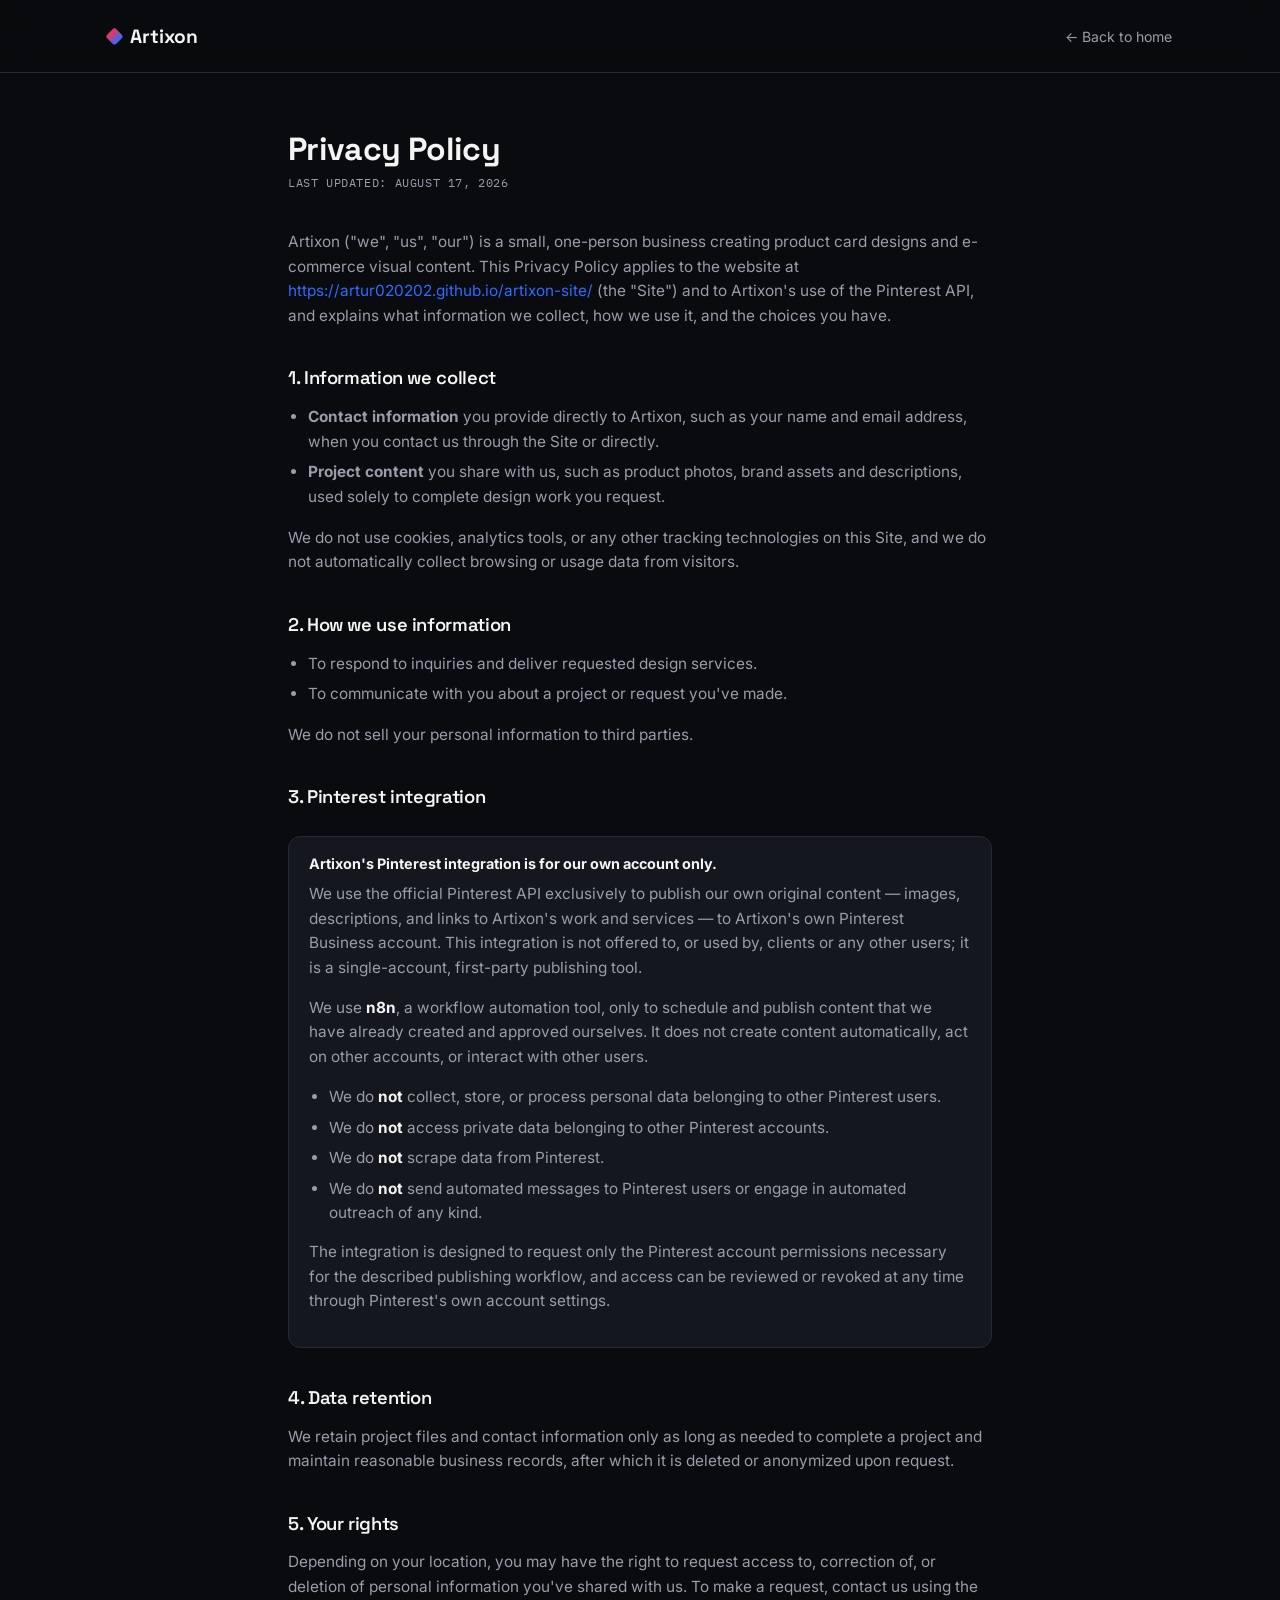
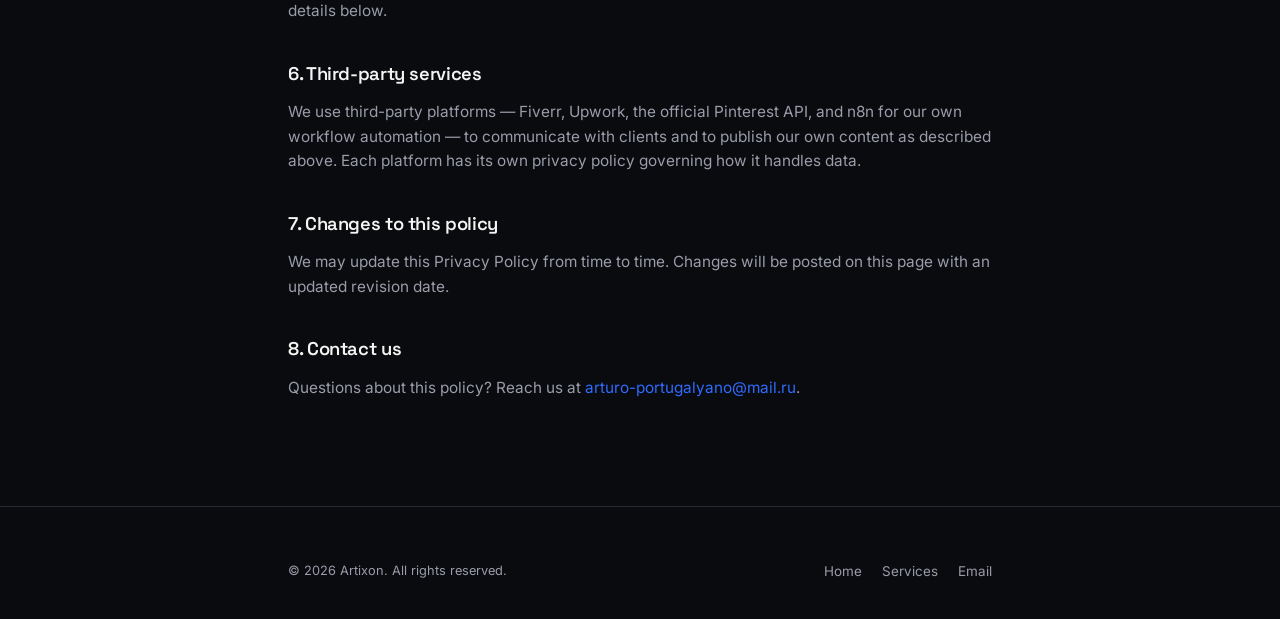
<file: privacy.html>
<!DOCTYPE html>
<html lang="en">
<head>
<meta charset="UTF-8">
<meta name="viewport" content="width=device-width, initial-scale=1.0">
<title>Privacy Policy — Artixon</title>
<link rel="preconnect" href="https://fonts.googleapis.com">
<link rel="preconnect" href="https://fonts.gstatic.com" crossorigin>
<link href="https://fonts.googleapis.com/css2?family=Space+Grotesk:wght@600;700&family=Inter:wght@400;500;600&family=IBM+Plex+Mono:wght@500&display=swap" rel="stylesheet">
<link rel="stylesheet" href="style.css">
<style>
  main.wrap{padding-top:56px; padding-bottom:90px; max-width:760px; margin:0 auto;}
  h1{font-family:'Space Grotesk',sans-serif; font-size:2rem; font-weight:700; margin-bottom:6px;}
  .updated{font-family:'IBM Plex Mono',monospace; font-size:0.76rem; color:var(--ink-soft); text-transform:uppercase; letter-spacing:0.05em; margin-bottom:40px; display:block;}
  h2{font-family:'Space Grotesk',sans-serif; font-size:1.15rem; font-weight:600; margin-top:38px; margin-bottom:12px;}
  main p, main li{color:var(--ink-soft); font-size:0.96rem; line-height:1.6;}
  main ul{padding-left:20px;}
  main li{margin-bottom:6px;}
  .callout{
    background:var(--card); border:1px solid var(--border); border-radius:12px;
    padding:18px 20px; margin:28px 0; font-size:0.9rem;
  }
  .callout strong{color:var(--ink);}
  a.link{color:var(--blue); text-decoration:none;}
  a.link:hover{text-decoration:underline;}
  nav a.back{font-size:0.88rem; color:var(--ink-soft); text-decoration:none;}
  nav a.back:hover{color:var(--ink);}
</style>
</head>
<body>

<header>
  <nav class="wrap">
    <a class="logo" href="index.html"><span class="logo-mark"></span>Artixon</a>
    <a class="back" href="index.html">← Back to home</a>
  </nav>
</header>

<main class="wrap">
  <h1>Privacy Policy</h1>
  <span class="updated">Last updated: August 17, 2026</span>

  <p>Artixon ("we", "us", "our") is a small, one-person business creating product card designs and e-commerce visual content. This Privacy Policy applies to the website at <a class="link" href="https://artur020202.github.io/artixon-site/">https://artur020202.github.io/artixon-site/</a> (the "Site") and to Artixon's use of the Pinterest API, and explains what information we collect, how we use it, and the choices you have.</p>

  <h2>1. Information we collect</h2>
  <ul>
    <li><strong>Contact information</strong> you provide directly to Artixon, such as your name and email address, when you contact us through the Site or directly.</li>
    <li><strong>Project content</strong> you share with us, such as product photos, brand assets and descriptions, used solely to complete design work you request.</li>
  </ul>
  <p>We do not use cookies, analytics tools, or any other tracking technologies on this Site, and we do not automatically collect browsing or usage data from visitors.</p>

  <h2>2. How we use information</h2>
  <ul>
    <li>To respond to inquiries and deliver requested design services.</li>
    <li>To communicate with you about a project or request you've made.</li>
  </ul>
  <p>We do not sell your personal information to third parties.</p>

  <h2>3. Pinterest integration</h2>
  <div class="callout">
    <strong>Artixon's Pinterest integration is for our own account only.</strong>
    <p style="margin-top:10px;">We use the official Pinterest API exclusively to publish our own original content — images, descriptions, and links to Artixon's work and services — to Artixon's own Pinterest Business account. This integration is not offered to, or used by, clients or any other users; it is a single-account, first-party publishing tool.</p>
    <p>We use <strong>n8n</strong>, a workflow automation tool, only to schedule and publish content that we have already created and approved ourselves. It does not create content automatically, act on other accounts, or interact with other users.</p>
    <ul style="margin-top:10px;">
      <li>We do <strong>not</strong> collect, store, or process personal data belonging to other Pinterest users.</li>
      <li>We do <strong>not</strong> access private data belonging to other Pinterest accounts.</li>
      <li>We do <strong>not</strong> scrape data from Pinterest.</li>
      <li>We do <strong>not</strong> send automated messages to Pinterest users or engage in automated outreach of any kind.</li>
    </ul>
    <p style="margin-top:10px;">The integration is designed to request only the Pinterest account permissions necessary for the described publishing workflow, and access can be reviewed or revoked at any time through Pinterest's own account settings.</p>
  </div>

  <h2>4. Data retention</h2>
  <p>We retain project files and contact information only as long as needed to complete a project and maintain reasonable business records, after which it is deleted or anonymized upon request.</p>

  <h2>5. Your rights</h2>
  <p>Depending on your location, you may have the right to request access to, correction of, or deletion of personal information you've shared with us. To make a request, contact us using the details below.</p>

  <h2>6. Third-party services</h2>
  <p>We use third-party platforms — Fiverr, Upwork, the official Pinterest API, and n8n for our own workflow automation — to communicate with clients and to publish our own content as described above. Each platform has its own privacy policy governing how it handles data.</p>

  <h2>7. Changes to this policy</h2>
  <p>We may update this Privacy Policy from time to time. Changes will be posted on this page with an updated revision date.</p>

  <h2>8. Contact us</h2>
  <p>Questions about this policy? Reach us at <a class="link" href="mailto:arturo-portugalyano@mail.ru">arturo-portugalyano@mail.ru</a>.</p>
</main>

<footer>
  <div class="wrap" style="max-width:760px;">
    <div class="footer-bottom" style="border-top:none; padding-top:0;">
      <div class="copyright">© 2026 Artixon. All rights reserved.</div>
      <div class="footer-bottom-links">
        <a href="index.html">Home</a>
        <a href="services.html">Services</a>
        <a href="mailto:arturo-portugalyano@mail.ru">Email</a>
      </div>
    </div>
  </div>
</footer>

</body>
</html>
</file>
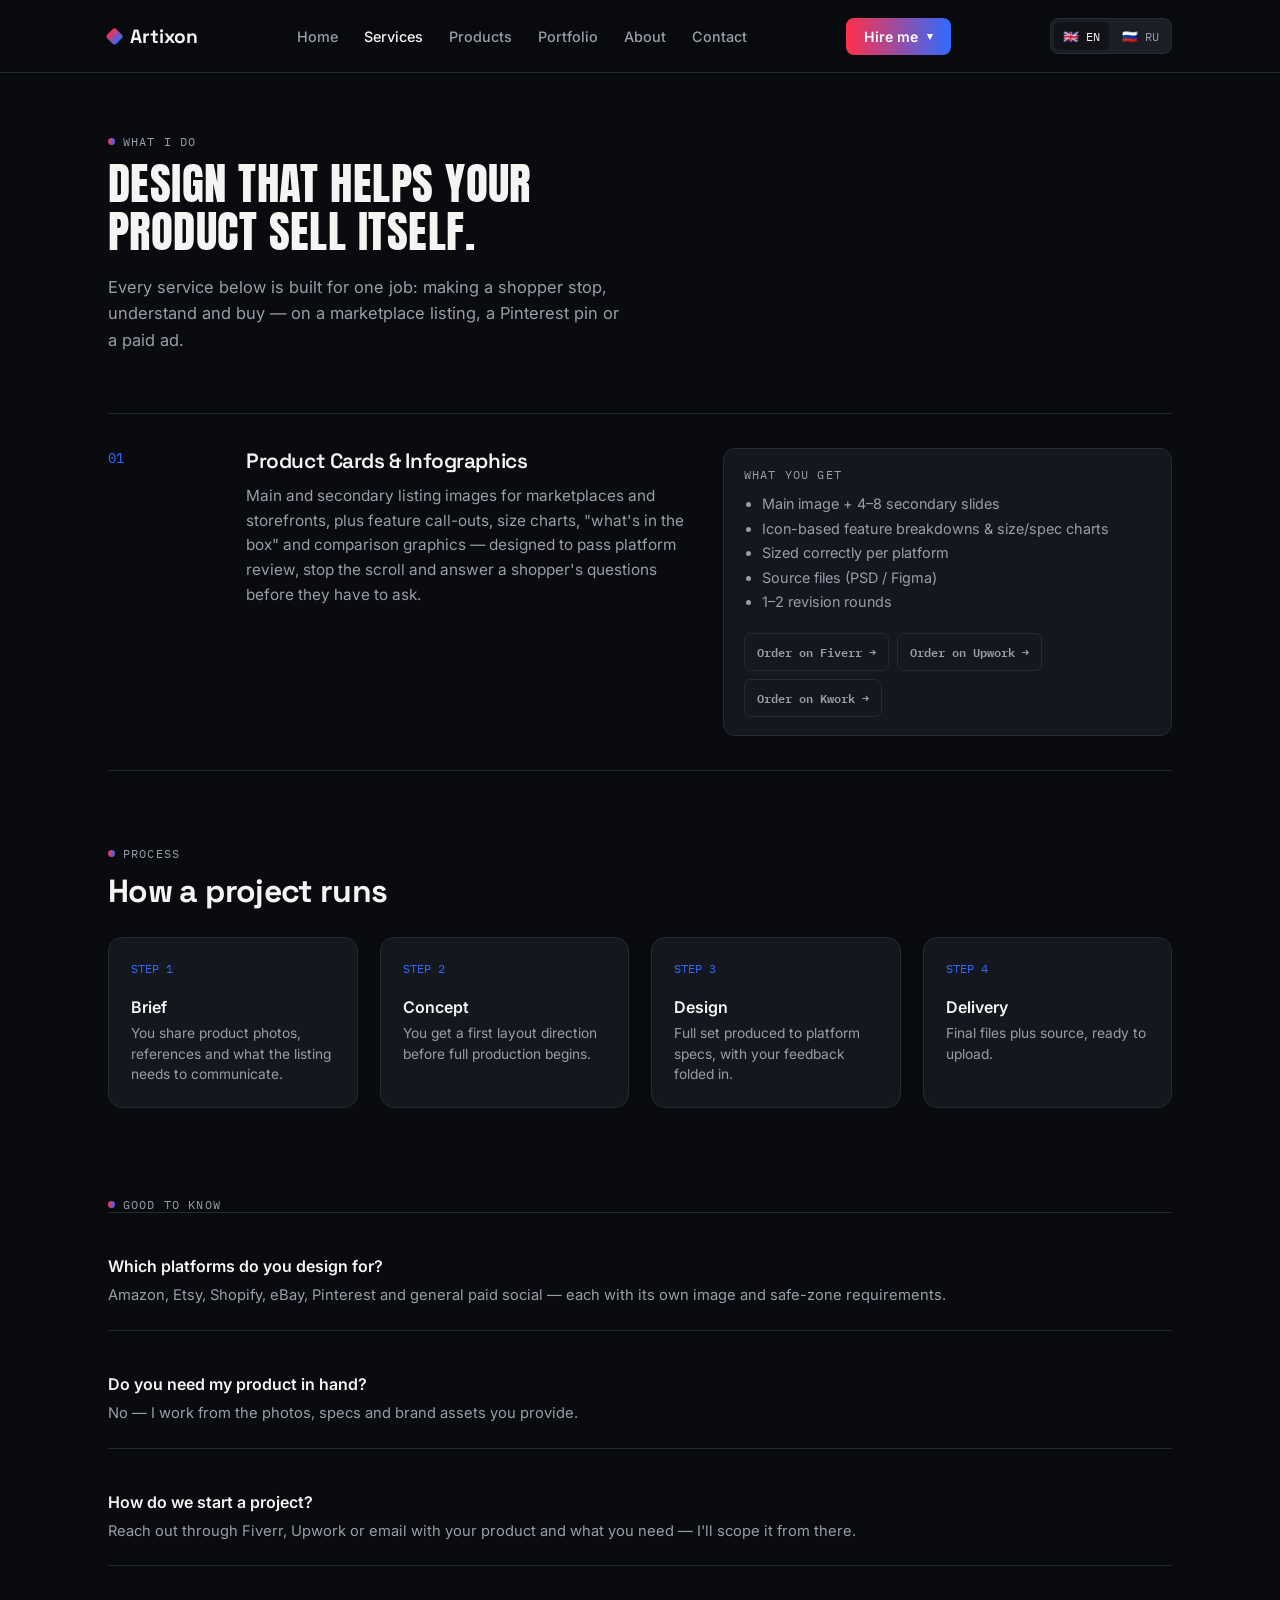
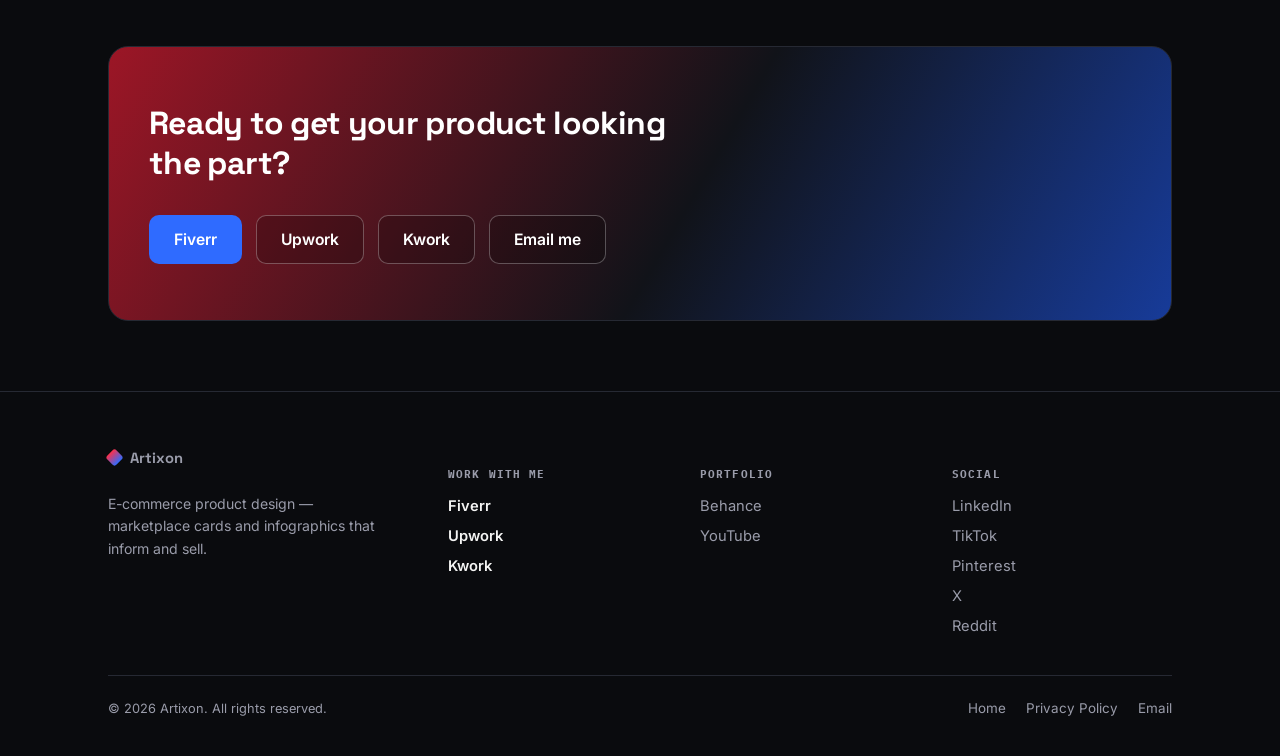
<file: services.html>
<!DOCTYPE html>
<html lang="en">
<head>
<meta charset="UTF-8">
<meta name="viewport" content="width=device-width, initial-scale=1.0">
<title>Services — Artixon</title>
<meta name="description" content="Product cards and e-commerce infographics from Artixon — deliverables and process.">
<link rel="preconnect" href="https://fonts.googleapis.com">
<link rel="preconnect" href="https://fonts.gstatic.com" crossorigin>
<link href="https://fonts.googleapis.com/css2?family=Anton&family=Space+Grotesk:wght@500;600;700&family=Inter:wght@400;500;600&family=IBM+Plex+Mono:wght@500&display=swap" rel="stylesheet">
<link rel="stylesheet" href="style.css">
<style>
  .page-hero{padding:56px 0 10px;}
  .page-hero h1{font-size:clamp(2rem,4vw,2.8rem); line-height:1.08; max-width:20ch;}
  .page-hero p{margin-top:18px; font-size:1.03rem; color:var(--ink-soft); max-width:52ch; line-height:1.6;}

  .services-list{padding:34px 0 20px;}
  .service-row{display:grid; grid-template-columns:110px 1fr 1fr; gap:28px; padding:34px 0; border-top:1px solid var(--border); align-items:start;}
  .service-row:last-child{border-bottom:1px solid var(--border);}
  @media (max-width:820px){ .service-row{grid-template-columns:1fr; gap:12px;} }
  .service-row .num{font-family:'IBM Plex Mono',monospace; color:var(--blue); font-size:0.9rem;}
  .service-row h3{font-size:1.3rem; font-weight:600; margin-bottom:10px;}
  .service-row .desc p{margin:0 0 12px; color:var(--ink-soft); line-height:1.6; font-size:0.96rem;}
  .service-row .deliverables{background:var(--card); border:1px solid var(--border); border-radius:12px; padding:18px 20px;}
  .service-row .deliverables span.label{display:block; margin-bottom:10px;}
  .service-row .deliverables ul{margin:0; padding-left:18px; color:var(--ink-soft); font-size:0.9rem; line-height:1.7;}

  .process{padding:50px 0;}
  .process-grid{display:grid; grid-template-columns:repeat(4,1fr); gap:22px; margin-top:26px;}
  @media (max-width:820px){ .process-grid{grid-template-columns:1fr 1fr;} }
  @media (max-width:520px){ .process-grid{grid-template-columns:1fr;} }
  .process-step{background:var(--card); border:1px solid var(--border); border-radius:14px; padding:22px;}
  .process-step .num{font-family:'IBM Plex Mono',monospace; color:var(--blue); font-size:0.78rem; display:block; margin-bottom:10px;}
  .process-step h4{font-size:1rem; font-weight:600; margin-bottom:6px;}
  .process-step p{margin:0; font-size:0.86rem; color:var(--ink-soft); line-height:1.5;}

  .faq{padding:34px 0 10px;}
  .faq-item{border-top:1px solid var(--border); padding:22px 0;}
  .faq-item:last-child{border-bottom:1px solid var(--border);}
  .faq-item h4{font-size:1rem; font-weight:600; margin-bottom:8px;}
  .faq-item p{margin:0; color:var(--ink-soft); font-size:0.92rem; line-height:1.6;}
</style>
</head>
<body>

<header>
  <nav class="wrap">
    <a class="logo" href="index.html"><span class="logo-mark"></span>Artixon</a>
    <div class="nav-links">
      <a href="index.html" data-ru="Главная">Home</a>
      <a href="services.html" class="current" data-ru="Услуги">Services</a>
      <a href="products.html" data-ru="Продукты">Products</a>
      <a href="index.html#work" data-ru="Портфолио">Portfolio</a>
      <a href="index.html#about" data-ru="Обо мне">About</a>
      <a href="index.html#contact" data-ru="Контакты">Contact</a>
    </div>
    <details class="hire">
      <summary data-ru="Заказать">Hire me</summary>
      <div class="hire-menu">
        <a href="https://www.fiverr.com/s/3AGA1Ba" target="_blank" rel="noopener">Fiverr <span class="plat">→</span></a>
        <a href="https://www.upwork.com/services/product/design-premium-product-listing-images-for-ecommerce-2088146120919269938?ref=project_share" target="_blank" rel="noopener">Upwork <span class="plat">→</span></a>
        <a href="https://kwork.com/infographics/54350927/premium-e-commerce-product-listing-image" target="_blank" rel="noopener">Kwork <span class="plat">→</span></a>
      </div>
    </details>
    <div class="lang-switch">
      <button id="lang-en" class="lang-btn active" type="button" aria-label="English">🇬🇧 EN</button>
      <button id="lang-ru" class="lang-btn" type="button" aria-label="Русский">🇷🇺 RU</button>
    </div>
  </nav>
</header>

<main>
  <section class="page-hero">
    <div class="wrap">
      <span class="label" data-ru="Чем я занимаюсь">What I do</span>
      <h1 class="impact" style="margin-top:10px;" data-ru="Дизайн, который продаёт ваш товар сам.">Design that helps your product sell itself.</h1>
      <p data-ru="Каждая услуга ниже решает одну задачу: заставить покупателя остановиться, понять и купить — в карточке маркетплейса, пине Pinterest или платной рекламе.">Every service below is built for one job: making a shopper stop, understand and buy — on a marketplace listing, a Pinterest pin or a paid ad.</p>
    </div>
  </section>

  <section class="services-list">
    <div class="wrap">

      <div class="service-row">
        <span class="num">01</span>
        <div class="desc">
          <h3 data-ru="Карточки товаров и инфографика">Product Cards &amp; Infographics</h3>
          <p data-ru="Главные и дополнительные изображения для маркетплейсов и витрин, плюс инфографика с преимуществами, размерные сетки, «что в комплекте» и сравнения — чтобы карточка проходила модерацию площадки, останавливала внимание и отвечала на вопросы покупателя заранее.">Main and secondary listing images for marketplaces and storefronts, plus feature call-outs, size charts, "what's in the box" and comparison graphics — designed to pass platform review, stop the scroll and answer a shopper's questions before they have to ask.</p>
        </div>
        <div class="deliverables">
          <span class="label" data-ru="Что вы получите">What you get</span>
          <ul>
            <li data-ru="Главное изображение + 4–8 доп. слайдов">Main image + 4–8 secondary slides</li>
            <li data-ru="Инфографика с иконками, размерные и спецификационные сетки">Icon-based feature breakdowns &amp; size/spec charts</li>
            <li data-ru="Правильные размеры под каждую площадку">Sized correctly per platform</li>
            <li data-ru="Исходники (PSD / Figma)">Source files (PSD / Figma)</li>
            <li data-ru="1–2 круга правок">1–2 revision rounds</li>
          </ul>
          <div class="service-order">
            <a class="order-link fiverr" href="https://www.fiverr.com/s/3AGA1Ba" target="_blank" rel="noopener"><span data-ru="Заказать на Fiverr →">Order on Fiverr →</span></a>
            <a class="order-link upwork" href="https://www.upwork.com/services/product/design-premium-product-listing-images-for-ecommerce-2088146120919269938?ref=project_share" target="_blank" rel="noopener"><span data-ru="Заказать на Upwork →">Order on Upwork →</span></a>
            <a class="order-link kwork" href="https://kwork.com/infographics/54350927/premium-e-commerce-product-listing-image" target="_blank" rel="noopener"><span data-ru="Заказать на Kwork →">Order on Kwork →</span></a>
          </div>
        </div>
      </div>

    </div>
  </section>

  <section class="process">
    <div class="wrap">
      <span class="label" data-ru="Процесс">Process</span>
      <h2 style="margin-top:10px; font-size:clamp(1.5rem,2.6vw,2rem);" data-ru="Как проходит проект">How a project runs</h2>
      <div class="process-grid">
        <div class="process-step"><span class="num">STEP 1</span><h4 data-ru="Бриф">Brief</h4><p data-ru="Вы присылаете фото товара, референсы и что нужно донести карточкой.">You share product photos, references and what the listing needs to communicate.</p></div>
        <div class="process-step"><span class="num">STEP 2</span><h4 data-ru="Концепт">Concept</h4><p data-ru="Вы получаете первое направление макета до начала полной работы.">You get a first layout direction before full production begins.</p></div>
        <div class="process-step"><span class="num">STEP 3</span><h4 data-ru="Дизайн">Design</h4><p data-ru="Полный комплект по спецификациям площадки, с учётом вашей обратной связи.">Full set produced to platform specs, with your feedback folded in.</p></div>
        <div class="process-step"><span class="num">STEP 4</span><h4 data-ru="Доставка">Delivery</h4><p data-ru="Финальные файлы плюс исходники, готовые к загрузке.">Final files plus source, ready to upload.</p></div>
      </div>
    </div>
  </section>

  <section class="faq">
    <div class="wrap">
      <span class="label" data-ru="Полезно знать">Good to know</span>
      <div class="faq-item">
        <h4 data-ru="Для каких площадок вы делаете дизайн?">Which platforms do you design for?</h4>
        <p data-ru="Amazon, Etsy, Shopify, eBay, Pinterest и платная реклама в соцсетях — у каждой свои требования к изображениям и безопасным зонам.">Amazon, Etsy, Shopify, eBay, Pinterest and general paid social — each with its own image and safe-zone requirements.</p>
      </div>
      <div class="faq-item">
        <h4 data-ru="Нужен ли товар у меня в руках?">Do you need my product in hand?</h4>
        <p data-ru="Нет — я работаю по фото, спецификациям и брендовым материалам, которые вы предоставляете.">No — I work from the photos, specs and brand assets you provide.</p>
      </div>
      <div class="faq-item">
        <h4 data-ru="Как начать проект?">How do we start a project?</h4>
        <p data-ru="Напишите через Fiverr, Upwork, Kwork или почту с описанием товара и задачи — я оценю объём работы.">Reach out through Fiverr, Upwork or email with your product and what you need — I'll scope it from there.</p>
      </div>
    </div>
  </section>

  <div class="wrap">
    <div class="cta-band">
      <h2 data-ru="Готовы, чтобы товар выглядел достойно?">Ready to get your product looking the part?</h2>
      <div class="cta-row">
        <a class="btn btn-primary" href="https://www.fiverr.com/s/3AGA1Ba" target="_blank" rel="noopener">Fiverr</a>
        <a class="btn btn-secondary" href="https://www.upwork.com/services/product/design-premium-product-listing-images-for-ecommerce-2088146120919269938?ref=project_share" target="_blank" rel="noopener">Upwork</a>
        <a class="btn btn-secondary" href="https://kwork.com/infographics/54350927/premium-e-commerce-product-listing-image" target="_blank" rel="noopener">Kwork</a>
        <a class="btn btn-secondary" href="mailto:arturo-portugalyano@mail.ru" data-ru="Написать на почту">Email me</a>
      </div>
    </div>
  </div>
</main>

<footer>
  <div class="wrap">
    <div class="footer-grid">
      <div class="footer-col">
        <a class="logo" href="index.html" style="margin-bottom:12px; display:inline-flex;"><span class="logo-mark"></span>Artixon</a>
        <p style="color:var(--ink-soft); font-size:0.88rem; line-height:1.6; max-width:32ch;" data-ru="Дизайн для e-commerce — карточки и инфографика для маркетплейсов, которые понятно объясняют и продают.">E-commerce product design — marketplace cards and infographics that inform and sell.</p>
      </div>
      <div class="footer-col work">
        <h5 data-ru="Работа со мной">Work with me</h5>
        <ul>
          <li><a href="https://www.fiverr.com/s/3AGA1Ba" target="_blank" rel="noopener">Fiverr</a></li>
          <li><a href="https://www.upwork.com/services/product/design-premium-product-listing-images-for-ecommerce-2088146120919269938?ref=project_share" target="_blank" rel="noopener">Upwork</a></li>
          <li><a href="https://kwork.com/infographics/54350927/premium-e-commerce-product-listing-image" target="_blank" rel="noopener">Kwork</a></li>
        </ul>
      </div>
      <div class="footer-col">
        <h5 data-ru="Портфолио">Portfolio</h5>
        <ul>
          <li><a href="https://www.behance.net/Artiixon" target="_blank" rel="noopener">Behance</a></li>
          <li><a href="https://www.youtube.com/@Designer_Pro-n1q" target="_blank" rel="noopener">YouTube</a></li>
        </ul>
      </div>
      <div class="footer-col">
        <h5 data-ru="Соцсети">Social</h5>
        <ul>
          <li><a href="https://www.linkedin.com/in/artur-po-844151335/" target="_blank" rel="noopener">LinkedIn</a></li>
          <li><a href="https://www.tiktok.com/@artur.designer3?is_from_webapp=1&sender_device=pc" target="_blank" rel="noopener">TikTok</a></li>
          <li><a href="https://www.pinterest.com/arturfrilance02/" target="_blank" rel="noopener">Pinterest</a></li>
          <li><a href="https://x.com/Artixon0202" target="_blank" rel="noopener">X</a></li>
          <li><a href="https://www.reddit.com/user/Artixon02/" target="_blank" rel="noopener">Reddit</a></li>
        </ul>
      </div>
    </div>
    <div class="footer-bottom">
      <div class="copyright">© 2026 Artixon. All rights reserved.</div>
      <div class="footer-bottom-links">
        <a href="index.html" data-ru="Главная">Home</a>
        <a href="privacy.html" data-ru="Политика конфиденциальности">Privacy Policy</a>
        <a href="mailto:arturo-portugalyano@mail.ru" data-ru="Почта">Email</a>
      </div>
    </div>
  </div>
</footer>

<script>
(function(){
  function setLang(lang){
    document.querySelectorAll('[data-ru]').forEach(function(el){
      if(!el.dataset.en) el.dataset.en = el.innerHTML;
      el.innerHTML = lang === 'ru' ? el.dataset.ru : el.dataset.en;
    });
    document.documentElement.lang = lang;
    document.getElementById('lang-en').classList.toggle('active', lang === 'en');
    document.getElementById('lang-ru').classList.toggle('active', lang === 'ru');
    try{ localStorage.setItem('artixon-lang', lang); }catch(e){}
  }
  document.getElementById('lang-en').addEventListener('click', function(){ setLang('en'); });
  document.getElementById('lang-ru').addEventListener('click', function(){ setLang('ru'); });
  var saved = null;
  try{ saved = localStorage.getItem('artixon-lang'); }catch(e){}
  if(saved === 'ru'){ setLang('ru'); }
})();
</script>

</body>
</html>
</file>
<file: style.css>
/* ===== Artixon — shared theme ===== */
:root{
  --bg:#0A0B0E;
  --bg-soft:#111319;
  --card:#15171E;
  --card-2:#1B1E27;
  --border:#262933;
  --ink:#F4F4F3;
  --ink-soft:#9A9CAA;
  --blue:#2F6BFF;
  --blue-deep:#173B99;
  --red:#FF3049;
  --red-deep:#9C1626;
  --grad: linear-gradient(90deg, var(--red) 0%, var(--blue) 100%);
}
*{box-sizing:border-box;}
html{scroll-behavior:smooth;}
body{
  margin:0;
  background:var(--bg);
  color:var(--ink);
  font-family:'Inter',sans-serif;
  -webkit-font-smoothing:antialiased;
}
h1,h2,h3,.display{font-family:'Space Grotesk',sans-serif; letter-spacing:-0.02em; margin:0;}
.impact{font-family:'Anton',sans-serif; text-transform:uppercase; letter-spacing:0.01em; font-weight:400;}
.label{font-family:'IBM Plex Mono',monospace; font-size:0.72rem; letter-spacing:0.1em; text-transform:uppercase; color:var(--ink-soft); display:inline-flex; align-items:center; gap:8px;}
.label::before{content:""; width:7px; height:7px; border-radius:50%; background:var(--grad); flex:none;}
a{color:inherit;}
img{max-width:100%; display:block;}
:focus-visible{outline:2px solid var(--blue); outline-offset:3px;}
.wrap{max-width:1120px; margin:0 auto; padding:0 28px;}

/* NAV */
header{position:sticky; top:0; z-index:30; background:rgba(10,11,14,0.85); backdrop-filter:blur(10px); border-bottom:1px solid var(--border);}
nav.wrap{display:flex; align-items:center; justify-content:space-between; height:72px; gap:20px;}
.logo{font-family:'Space Grotesk',sans-serif; font-weight:700; font-size:1.2rem; display:flex; align-items:center; gap:9px; text-decoration:none; color:var(--ink);}
.logo-mark{width:13px; height:13px; background:var(--grad); border-radius:3px; transform:rotate(45deg); flex:none;}
.nav-links{display:flex; gap:26px; font-size:0.9rem; font-weight:500;}
.nav-links a{text-decoration:none; color:var(--ink-soft); transition:color .15s;}
.nav-links a:hover, .nav-links a.current{color:var(--ink);}
@media (max-width:860px){ .nav-links{display:none;} }

/* Hire me dropdown */
.hire{position:relative;}
.hire summary{
  list-style:none; cursor:pointer;
  display:inline-flex; align-items:center; gap:7px;
  background:var(--grad); color:#fff;
  padding:10px 18px; border-radius:8px;
  font-size:0.88rem; font-weight:600;
}
.hire summary::-webkit-details-marker{display:none;}
.hire summary::after{content:"▾"; font-size:0.7rem; margin-left:2px;}
.hire[open] summary::after{content:"▴";}
.hire .hire-menu{
  position:absolute; right:0; top:calc(100% + 8px);
  background:var(--card-2); border:1px solid var(--border); border-radius:12px;
  padding:8px; min-width:190px;
  box-shadow:0 20px 40px rgba(0,0,0,0.5);
  display:flex; flex-direction:column; gap:4px;
}
.hire .hire-menu a{
  display:flex; align-items:center; justify-content:space-between;
  padding:11px 14px; border-radius:8px; text-decoration:none;
  color:var(--ink); font-size:0.92rem; font-weight:500;
}
.hire .hire-menu a:hover{background:var(--bg-soft);}
.hire .hire-menu span.plat{font-family:'IBM Plex Mono',monospace; font-size:0.68rem; color:var(--ink-soft);}

/* Language switch */
.lang-switch{display:flex; gap:4px; background:var(--card-2); border:1px solid var(--border); border-radius:8px; padding:3px;}
.lang-btn{background:none; border:none; cursor:pointer; padding:6px 9px; border-radius:6px; font-size:0.78rem; font-family:'IBM Plex Mono',monospace; color:var(--ink-soft); transition:background .15s, color .15s;}
.lang-btn.active{background:var(--bg-soft); color:var(--ink);}
.lang-btn:hover{color:var(--ink);}

/* BUTTONS */
.btn{display:inline-flex; align-items:center; gap:10px; padding:14px 24px; border-radius:10px; font-weight:600; font-size:0.98rem; text-decoration:none; border:1px solid transparent; transition:transform .15s ease, box-shadow .15s ease, background .15s ease;}
.btn:hover{transform:translateY(-2px);}
.btn-primary{background:var(--blue); color:#fff;}
.btn-primary:hover{box-shadow:0 10px 26px rgba(47,107,255,0.35);}
.btn-secondary{background:transparent; color:var(--ink); border-color:var(--border);}
.btn-secondary:hover{border-color:var(--ink-soft); box-shadow:0 8px 20px rgba(0,0,0,0.3);}
.btn-red{background:var(--red); color:#fff;}
.btn-red:hover{box-shadow:0 10px 26px rgba(255,48,73,0.35);}
.btn svg{width:16px; height:16px;}
.cta-row{display:flex; gap:14px; margin-top:32px; flex-wrap:wrap;}

/* HERO */
.hero{padding:52px 0 20px;}
.hero-banner{border-radius:18px; overflow:hidden; border:1px solid var(--border); margin-bottom:44px; box-shadow:0 30px 60px -20px rgba(0,0,0,0.6);}
.hero-banner img{width:100%; height:auto; display:block;}
.hero-grid{display:grid; grid-template-columns:1.05fr 1fr; gap:56px; align-items:center;}
@media (max-width:900px){ .hero-grid{grid-template-columns:1fr;} }
.eyebrow{display:inline-flex; align-items:center; gap:8px; padding:6px 12px; border-radius:100px; background:var(--card-2); border:1px solid var(--border); color:var(--ink-soft); font-family:'IBM Plex Mono',monospace; font-size:0.72rem; letter-spacing:0.06em; text-transform:uppercase; margin-bottom:22px;}
.hero h1{font-size:clamp(2.1rem, 4.6vw, 3.3rem); line-height:1.05;}
.hero h1 .accent-blue{color:var(--blue);}
.hero h1 .accent-red{color:var(--red);}
.hero p.sub{margin-top:22px; font-size:1.06rem; line-height:1.6; color:var(--ink-soft); max-width:48ch;}
.tools-line{margin-top:26px; font-family:'IBM Plex Mono',monospace; font-size:0.76rem; color:var(--ink-soft); letter-spacing:0.02em;}

/* Before/after compare */
.compare{position:relative; display:grid; grid-template-columns:1fr 1fr; gap:16px;}
.compare-card{background:var(--card); border:1px solid var(--border); border-radius:16px; padding:18px; box-shadow:0 18px 40px -18px rgba(0,0,0,0.6);}
.compare-card .tag{font-family:'IBM Plex Mono',monospace; font-size:0.68rem; letter-spacing:0.06em; text-transform:uppercase; color:var(--ink-soft); margin-bottom:12px; display:block;}
.plain-photo{aspect-ratio:1/1; border-radius:10px; background:repeating-linear-gradient(135deg,#1B1D24,#1B1D24 10px,#16171D 10px,#16171D 20px); display:flex; align-items:center; justify-content:center;}
.plain-photo .bottle{width:38%; height:70%; background:#33353F; border-radius:8px 8px 4px 4px;}
.designed-photo{aspect-ratio:1/1; border-radius:10px; background:linear-gradient(155deg,var(--blue) 0%, var(--blue-deep) 100%); position:relative; overflow:hidden; display:flex; align-items:center; justify-content:center;}
.designed-photo .bottle{width:34%; height:62%; background:#fff; border-radius:8px 8px 4px 4px; position:relative; z-index:2; box-shadow:0 10px 24px rgba(0,0,0,0.35);}
.designed-photo .price-tag{position:absolute; top:14px; right:14px; background:var(--red); color:#fff; font-family:'IBM Plex Mono',monospace; font-weight:600; font-size:0.72rem; padding:5px 9px; border-radius:6px; transform:rotate(4deg); z-index:3;}
.designed-photo .bullet-row{position:absolute; left:14px; bottom:14px; right:14px; display:flex; flex-direction:column; gap:6px; z-index:3;}
.designed-photo .bullet{background:rgba(255,255,255,0.14); backdrop-filter:blur(2px); color:#fff; font-size:0.66rem; padding:5px 8px; border-radius:6px; display:flex; align-items:center; gap:6px;}
.designed-photo .bullet::before{content:""; width:5px; height:5px; background:var(--red); border-radius:50%; flex:none;}
.compare-arrow{position:absolute; left:50%; top:50%; transform:translate(-50%,-50%); width:34px; height:34px; background:var(--grad); border-radius:50%; display:flex; align-items:center; justify-content:center; box-shadow:0 6px 20px rgba(0,0,0,0.5); z-index:5;}
@media (max-width:900px){ .compare-arrow{display:none;} }

/* SECTION HEAD */
.section-head{margin-bottom:38px; max-width:56ch;}
.section-head h2{font-size:clamp(1.6rem,3vw,2.1rem); margin-top:10px;}
.section-head p{color:var(--ink-soft); margin-top:10px; line-height:1.6;}

/* ABOUT */
.about{padding:64px 0 20px; border-top:1px solid var(--border);}
.about-grid{display:grid; grid-template-columns:1fr 1fr; gap:40px; align-items:start;}
@media (max-width:820px){ .about-grid{grid-template-columns:1fr;} }
.about p{color:var(--ink-soft); line-height:1.7; font-size:0.98rem; margin:0 0 14px;}
.about-facts{display:flex; flex-direction:column; gap:16px;}
.fact{background:var(--card); border:1px solid var(--border); border-radius:12px; padding:16px 18px;}
.fact .label{margin-bottom:6px;}
.fact div.val{font-size:0.94rem; color:var(--ink);}

/* SERVICES STRIP (home teaser) */
.services{padding:56px 0 10px; border-top:1px solid var(--border);}
.services-row{display:grid; grid-template-columns:repeat(4,1fr); gap:22px; padding:30px 0;}
@media (max-width:820px){ .services-row{grid-template-columns:repeat(2,1fr);} }
.services-row.single{grid-template-columns:1fr; max-width:520px; margin:0 auto; padding:30px 0;}
.services-row.single .service-item{padding:28px;}
.service-item{background:var(--card); border:1px solid var(--border); border-radius:14px; padding:20px;}
.service-item .num{font-family:'IBM Plex Mono',monospace; color:var(--blue); font-size:0.78rem; margin-bottom:10px; display:block;}
.service-item h3{font-size:1.02rem; font-weight:600; margin-bottom:6px;}
.service-item p{margin:0 0 16px; font-size:0.88rem; color:var(--ink-soft); line-height:1.5;}
.service-order{display:flex; gap:8px; flex-wrap:wrap;}
.order-link{display:inline-flex; align-items:center; gap:6px; padding:8px 12px; border-radius:7px; font-family:'IBM Plex Mono',monospace; font-size:0.72rem; font-weight:600; text-decoration:none; border:1px solid var(--border); color:var(--ink-soft); transition:border-color .15s ease, color .15s ease, background .15s ease;}
.order-link:hover{border-color:var(--blue); color:var(--ink); background:rgba(47,107,255,0.08);}
.order-link.fiverr:hover{border-color:#1DBF73; background:rgba(29,191,115,0.08);}
.order-link.upwork:hover{border-color:var(--green,#14A800); border-color:#14A800; background:rgba(20,168,0,0.08);}
.order-link.kwork:hover{border-color:#FF6E4A; background:rgba(255,110,74,0.08);}
.deliverables .service-order{margin-top:18px;}
.view-all-row{text-align:center; margin-top:16px;}

/* PORTFOLIO */
.portfolio{padding:64px 0 40px; border-top:1px solid var(--border);}
.portfolio-grid-real{display:grid; grid-template-columns:repeat(2,1fr); gap:22px; margin-bottom:22px;}
@media (max-width:640px){ .portfolio-grid-real{grid-template-columns:1fr;} }
.pcard{background:var(--card); border:1px solid var(--border); border-radius:14px; padding:16px; box-shadow:0 14px 30px -18px rgba(0,0,0,0.5); transition:transform .18s ease, box-shadow .18s ease, border-color .18s ease;}
.pcard:hover{transform:translateY(-4px); border-color:#3A3D4A;}
.pcard-link{display:block; text-decoration:none; color:inherit;}
.pcard-art{aspect-ratio:4/3; border-radius:10px; margin-bottom:14px; overflow:hidden; position:relative;}
.pcard-art img{width:100%; height:100%; object-fit:cover; transition:transform .3s ease;}
.pcard:hover .pcard-art img{transform:scale(1.04);}
.pcard-caption{display:flex; justify-content:space-between; align-items:baseline; gap:8px;}
.pcard-caption h4{font-family:'Space Grotesk',sans-serif; font-size:0.94rem; font-weight:600; margin:0;}
.pcard-caption span{font-family:'IBM Plex Mono',monospace; font-size:0.66rem; color:var(--ink-soft);}

/* YOUTUBE STRIP */
.youtube{padding:20px 0 20px;}
.yt-band{
  border-radius:20px; border:1px solid var(--border);
  background:linear-gradient(120deg, var(--card) 0%, var(--card-2) 100%);
  padding:44px; display:flex; align-items:center; justify-content:space-between; gap:32px; flex-wrap:wrap;
}
.yt-band .play{
  width:52px; height:52px; border-radius:50%; background:var(--red);
  display:flex; align-items:center; justify-content:center; flex:none;
}
.yt-left{display:flex; align-items:center; gap:20px;}
.yt-band h2{font-size:clamp(1.3rem,2.4vw,1.7rem);}
.yt-band p{margin:6px 0 0; color:var(--ink-soft); font-size:0.92rem; max-width:44ch;}

/* CTA BAND */
.cta-band{scroll-margin-top:100px; margin:70px 0; padding:56px 40px; border-radius:20px; background:linear-gradient(120deg, var(--red-deep) 0%, var(--bg-soft) 55%, var(--blue-deep) 100%); border:1px solid var(--border); color:#fff; display:flex; align-items:center; justify-content:space-between; gap:32px; flex-wrap:wrap;}
.cta-band h2{font-size:clamp(1.5rem,2.6vw,2rem); max-width:26ch;}
.cta-band .cta-row{margin-top:0;}
.cta-band .btn-secondary{background:rgba(0,0,0,0.2); color:#fff; border-color:rgba(255,255,255,0.28);}

/* FOOTER */
footer{border-top:1px solid var(--border); padding:56px 0 40px;}
.footer-grid{display:grid; grid-template-columns:1.4fr 1fr 1fr 1fr; gap:32px; margin-bottom:40px;}
@media (max-width:780px){ .footer-grid{grid-template-columns:1fr 1fr;} }
@media (max-width:480px){ .footer-grid{grid-template-columns:1fr;} }
.footer-col h5{font-family:'IBM Plex Mono',monospace; font-size:0.7rem; letter-spacing:0.1em; text-transform:uppercase; color:var(--ink-soft); margin-bottom:14px;}
.footer-col ul{list-style:none; margin:0; padding:0; display:flex; flex-direction:column; gap:10px;}
.footer-col a{text-decoration:none; color:var(--ink-soft); font-size:0.92rem; transition:color .15s;}
.footer-col a:hover{color:var(--ink);}
.footer-col.work a{color:var(--ink); font-weight:600;}
.footer-bottom{border-top:1px solid var(--border); padding-top:24px; display:flex; justify-content:space-between; align-items:center; gap:20px; flex-wrap:wrap;}
.footer-bottom-links{display:flex; gap:20px; font-size:0.84rem; color:var(--ink-soft);}
.footer-bottom-links a{text-decoration:none;}
.footer-bottom-links a:hover{color:var(--ink);}
.copyright{font-size:0.8rem; color:var(--ink-soft);}

@media (prefers-reduced-motion: reduce){ html{scroll-behavior:auto;} .pcard, .btn{transition:none;} }
</file>
